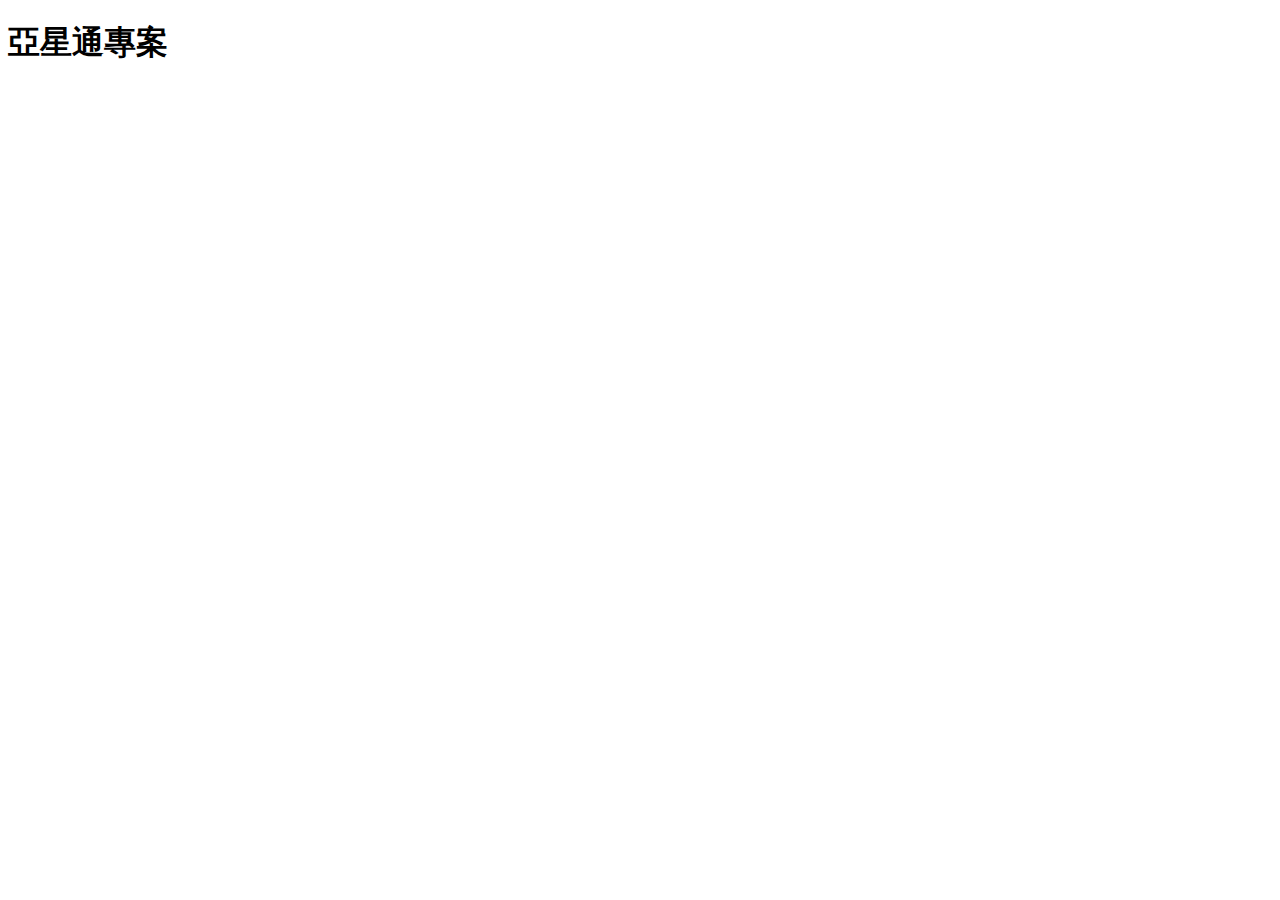
<file: index.html>
<!DOCTYPE html>
<html lang="en">

<head>
    <meta charset="UTF-8">
    <meta http-equiv="X-UA-Compatible" content="IE=edge">
    <meta name="viewport" content="width=device-width, initial-scale=1.0">
    <title>Document</title>
</head>

<body>
    <h1>亞星通專案</h1>
</body>

</html>
</file>
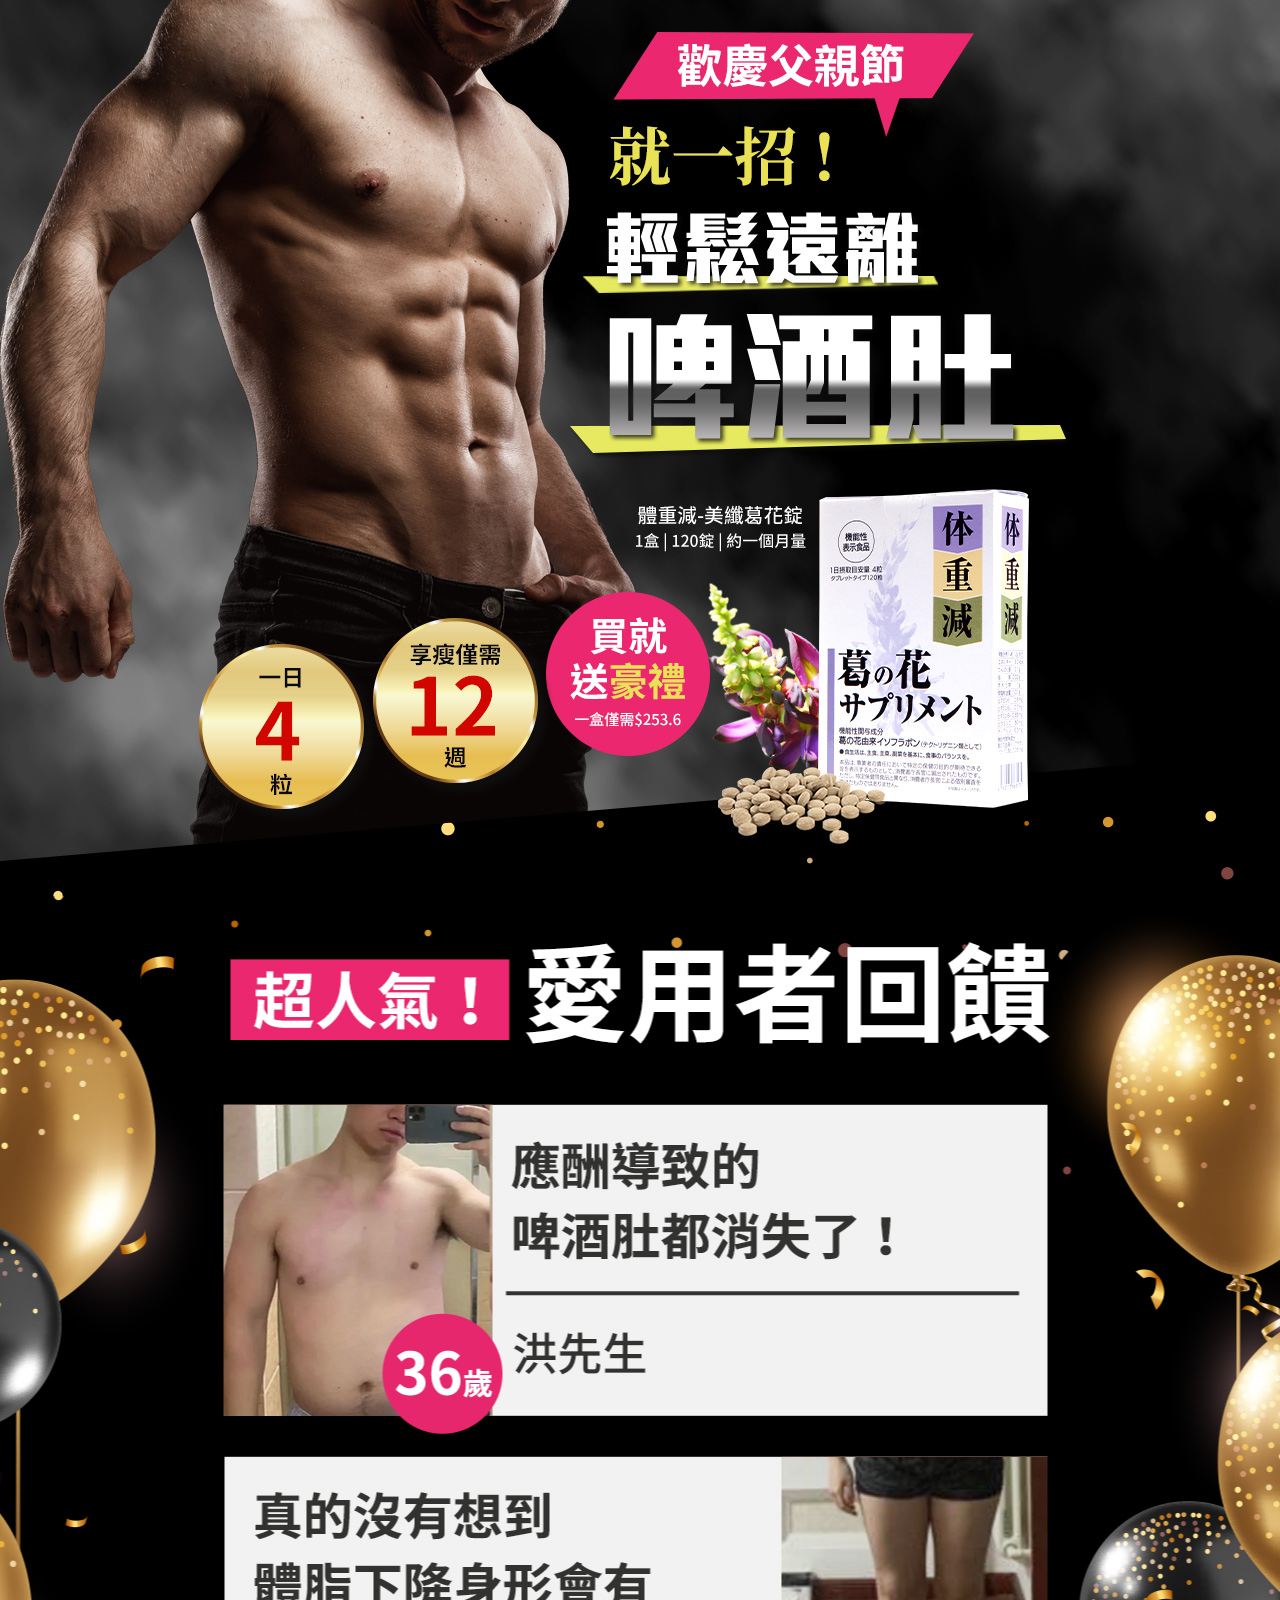
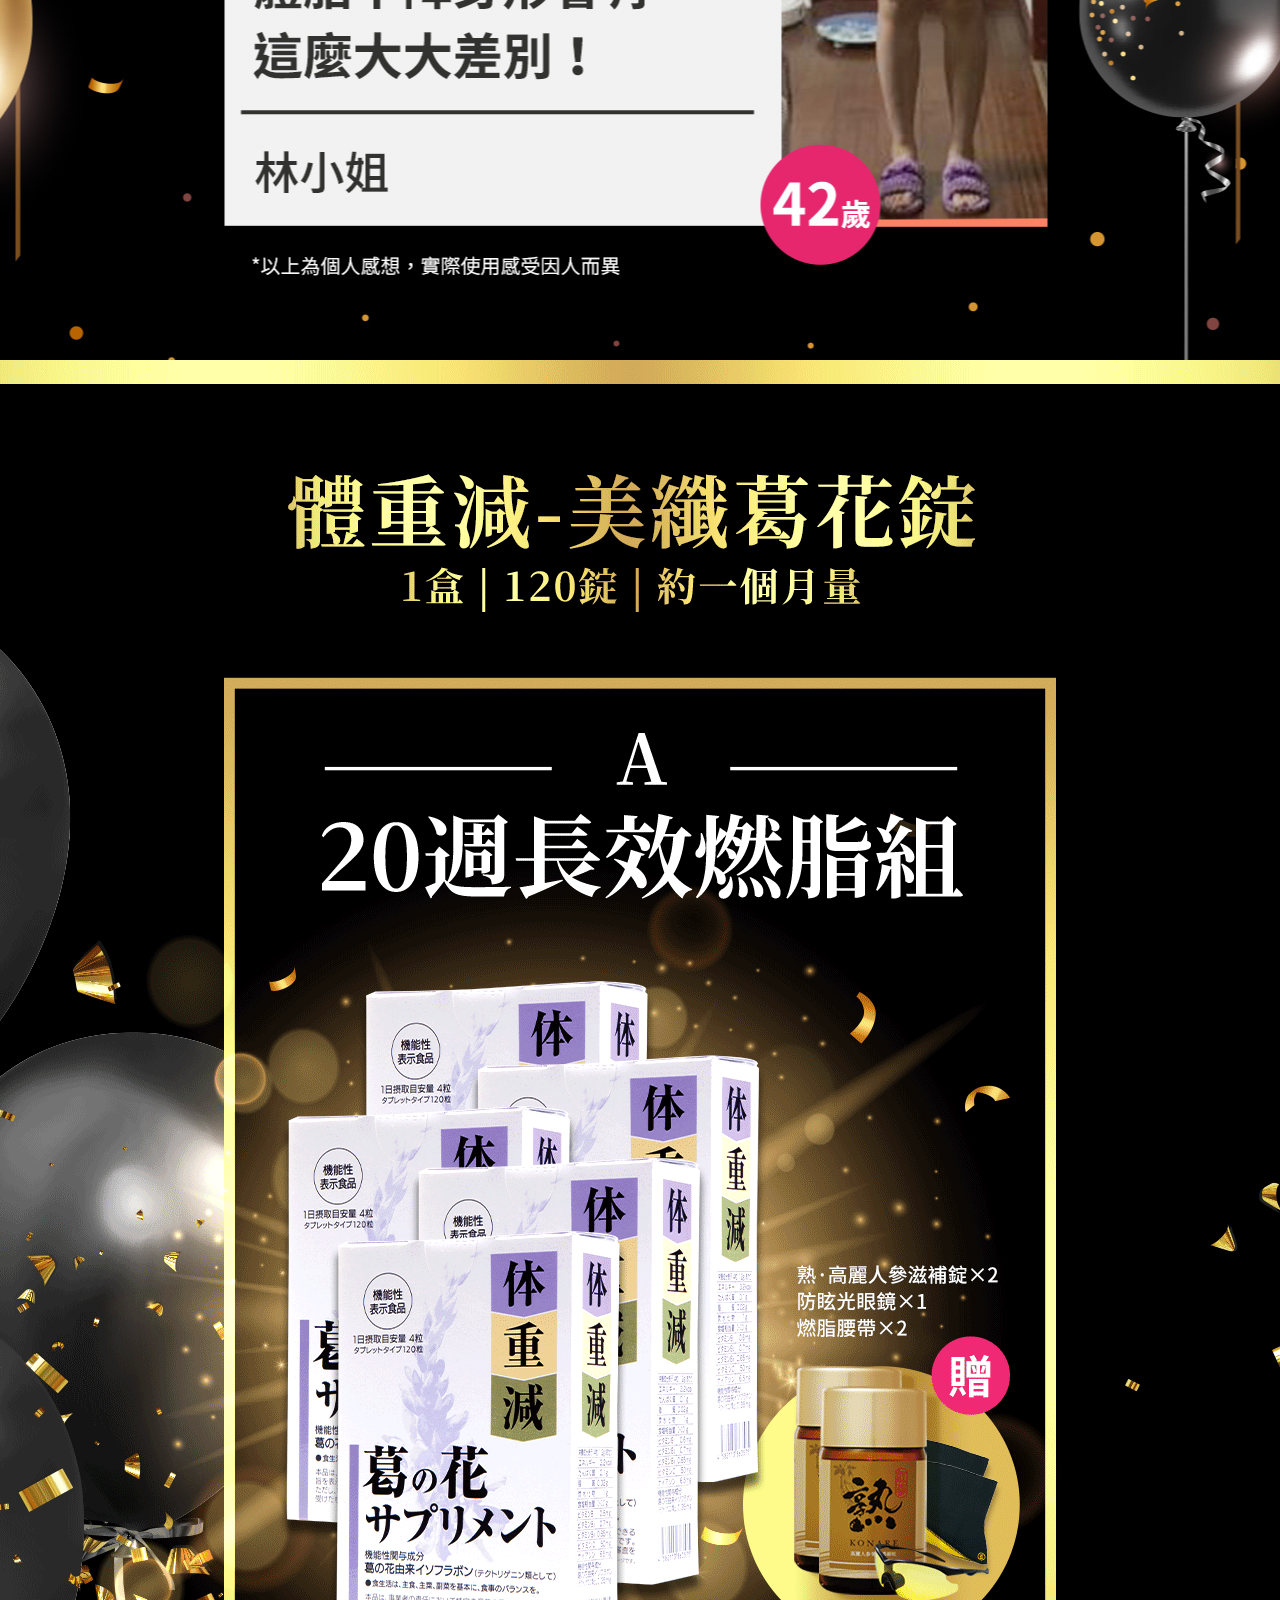
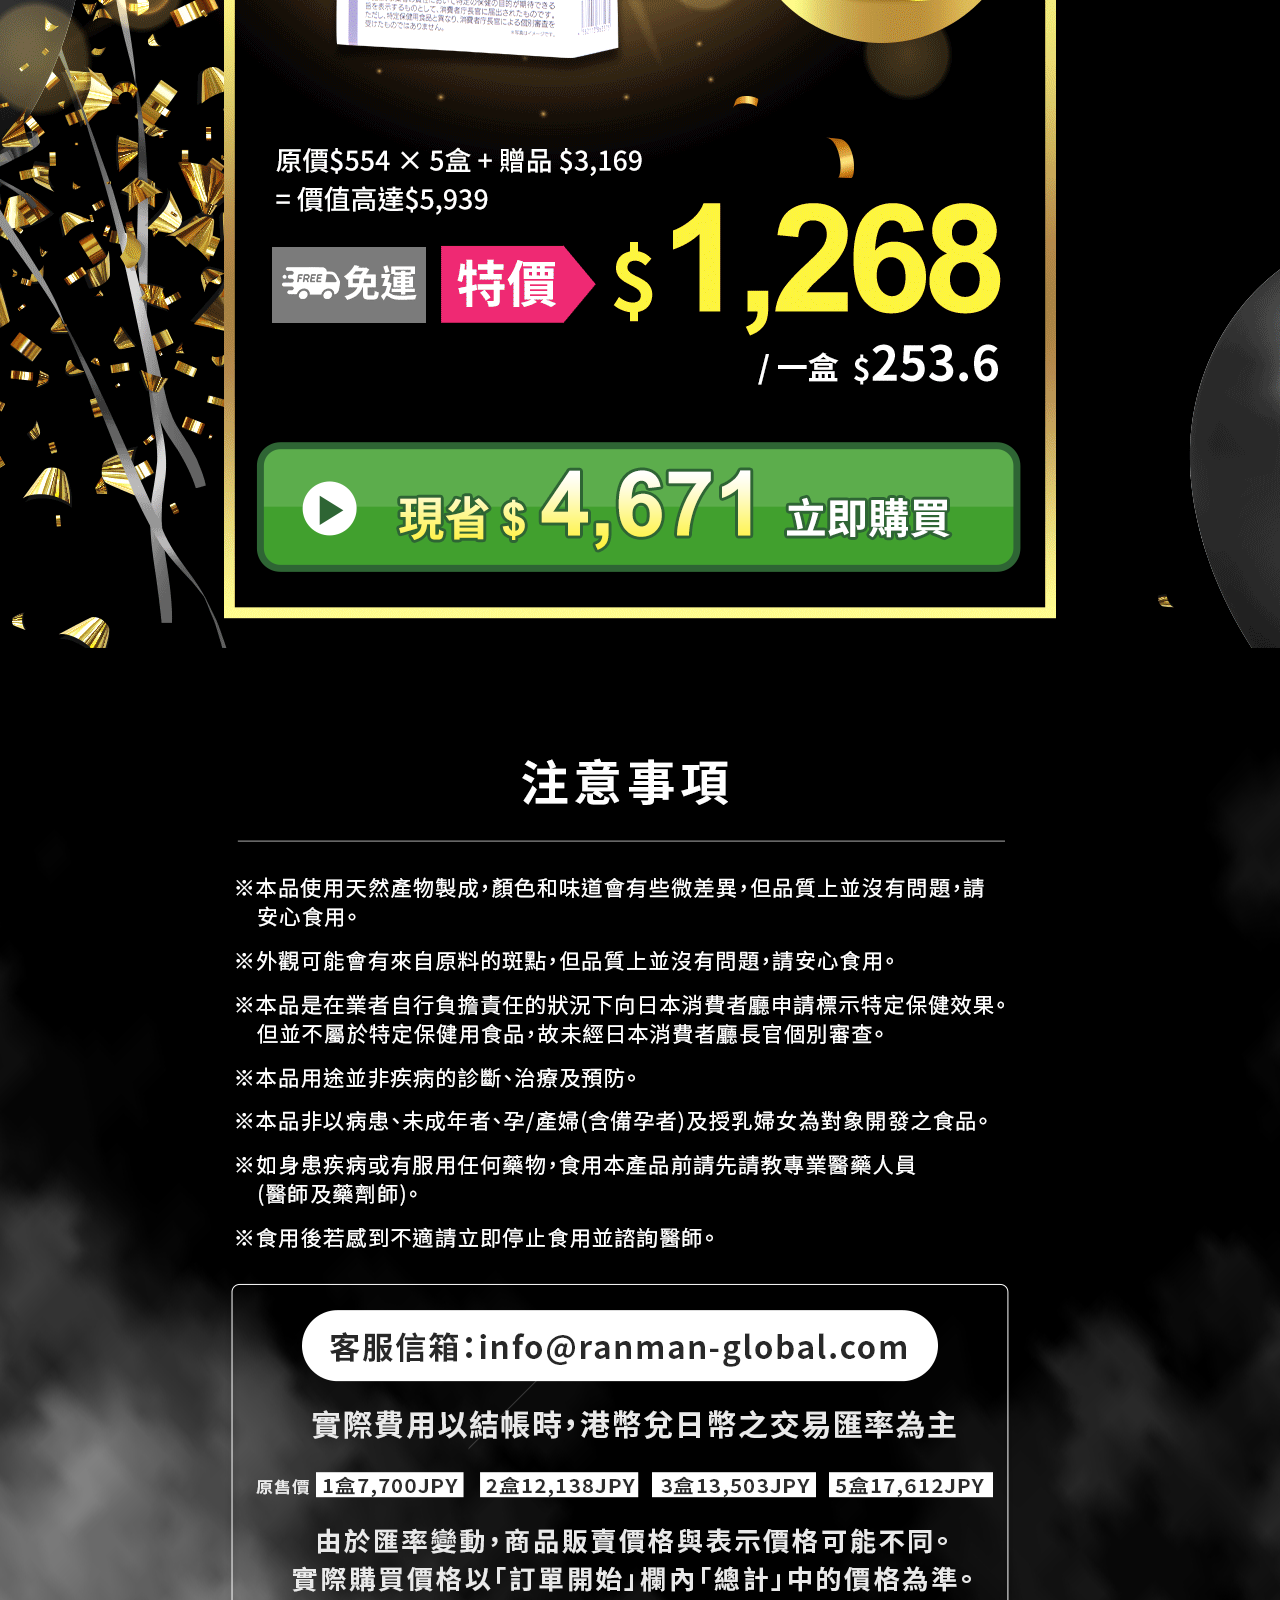
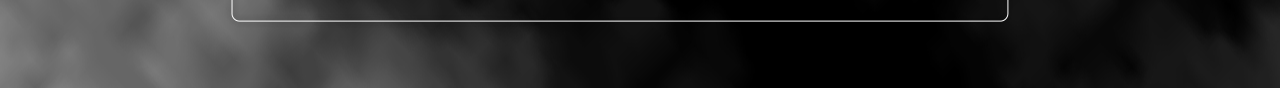
<file: sta_coding1.0/1920.html>
<!DOCTYPE html>
<html lang="en">

<head>
    <title>1920-活動網頁</title>
    <meta name="description" content="#">
    <meta name="keywords" content="#">

    <meta charset="UTF-8">
    <meta name="viewport" content="width=device-width, initial-scale=1, user-scalable=no">
    <!-- 防止使用者做畫面縮放，將畫面鎖在縮放比例 100% -->

    <meta http-equiv="X-UA-Compatible" content="IE=edge,chrome=1">
    <!-- 文件相容模式，加強程式碼對IE的相容性 -->
    <meta name="referrer" content="unsafe-url"> <!-- 監測CROS所需code -->
    <script src="https://code.jquery.com/jquery-3.5.1.min.js"></script><!-- 無論內容是否用到jQuery都必須寫入，才能讓GTM正常運作 -->
    <link rel="stylesheet" href="https://cdnjs.cloudflare.com/ajax/libs/font-awesome/6.0.0/css/all.min.css">
    <!-- 文字icon-->

    <link rel="stylesheet" href="src/style.css">
    <!-- Google Tag Manager -->
    <script>(function (w, d, s, l, i) {
            w[l] = w[l] || []; w[l].push({
                'gtm.start':
                    new Date().getTime(), event: 'gtm.js'
            }); var f = d.getElementsByTagName(s)[0],
                j = d.createElement(s), dl = l != 'dataLayer' ? '&l=' + l : ''; j.async = true; j.src =
                    'https://www.googletagmanager.com/gtm.js?id=' + i + dl; f.parentNode.insertBefore(j, f);
        })(window, document, 'script', 'dataLayer', 'GTM代碼輸入區');</script>
    <!-- End Google Tag Manager -->


    <!-- ※LP用|編集削除禁止 -->
    <link href="#/VCommonFiles/css/app.css" rel=stylesheet>
    <!-- ※LP用|編集削除禁止※ -->
</head>

<body>
    <!-- Google Tag Manager (noscript) -->
    <noscript><iframe src="https://www.googletagmanager.com/ns.html?id=GTM代碼輸入區" height="0" width="0"
            style="display:none;visibility:hidden"></iframe></noscript>
    <!-- End Google Tag Manager (noscript) -->
    <!--倒數匯入 開始-->
    <div class="countdown to_t">
        <script src="src/countdown.js"></script>
    </div>
    <!--倒數匯入 end-->
    <!-- CTA按鈕 開始-->
    <a class="fixed-obj" pastr="cp_cta" href="#offer">
        <img src="img/cta.gif">
        <img src="img/cta_ph.gif">
    </a>
    <!-- CTA按鈕 結束-->
    <script src="src/cta.js"></script>
    <!-- CTA按鈕出現 -->
    <div id="buyproduct"></div><!-- CTA按鈕出現-->

    <section class="bg01">
        <div class="content"><img src="img/c1.png" alt=""></div>
    </section>
    <section class="bg02">
        <div class="content"><img src="img/c2.png" alt=""></div>
    </section>

    <div class="item final"></div> <!-- CTA按鈕離開-->
    <!-- offer開始 -->
    <section class="off01" id="offer">
        <div class="content">
            <img src="img/off_c01.png">
            <div class="btn">
                <a class="button shine" href="#lp_form" onclick="acsSelect('KUZU5G1BN2');">
                    <img src="img/btn01.png"></a>
            </div>
        </div>
    </section>
    <section class="info">
        <div class="content"><a href="mailto:info@ranman-global.com"><img src="img/info_c.png" alt=""></a>
        </div>
    </section>
    <!-- 開合功能用js -->
    <script>
        var acc = document.getElementsByClassName("accordion");
        var i;

        for (i = 0; i < acc.length; i++) {
            acc[i].addEventListener("click", function () {
                this.classList.toggle("active");
                var panel = this.nextElementSibling;
                if (panel.style.maxHeight) {
                    panel.style.maxHeight = null;
                } else {
                    panel.style.maxHeight = panel.scrollHeight + "px";
                }
            });
        }
    </script>
    <!-- ※LP用|編集削除禁止 -->
    <div id="acs_lp_form"></div>
    <script src="#/VCommonFiles/js/app.min.js"></script>
    <!-- ※LP用|編集削除禁止 -->
</body>

</html>
</file>
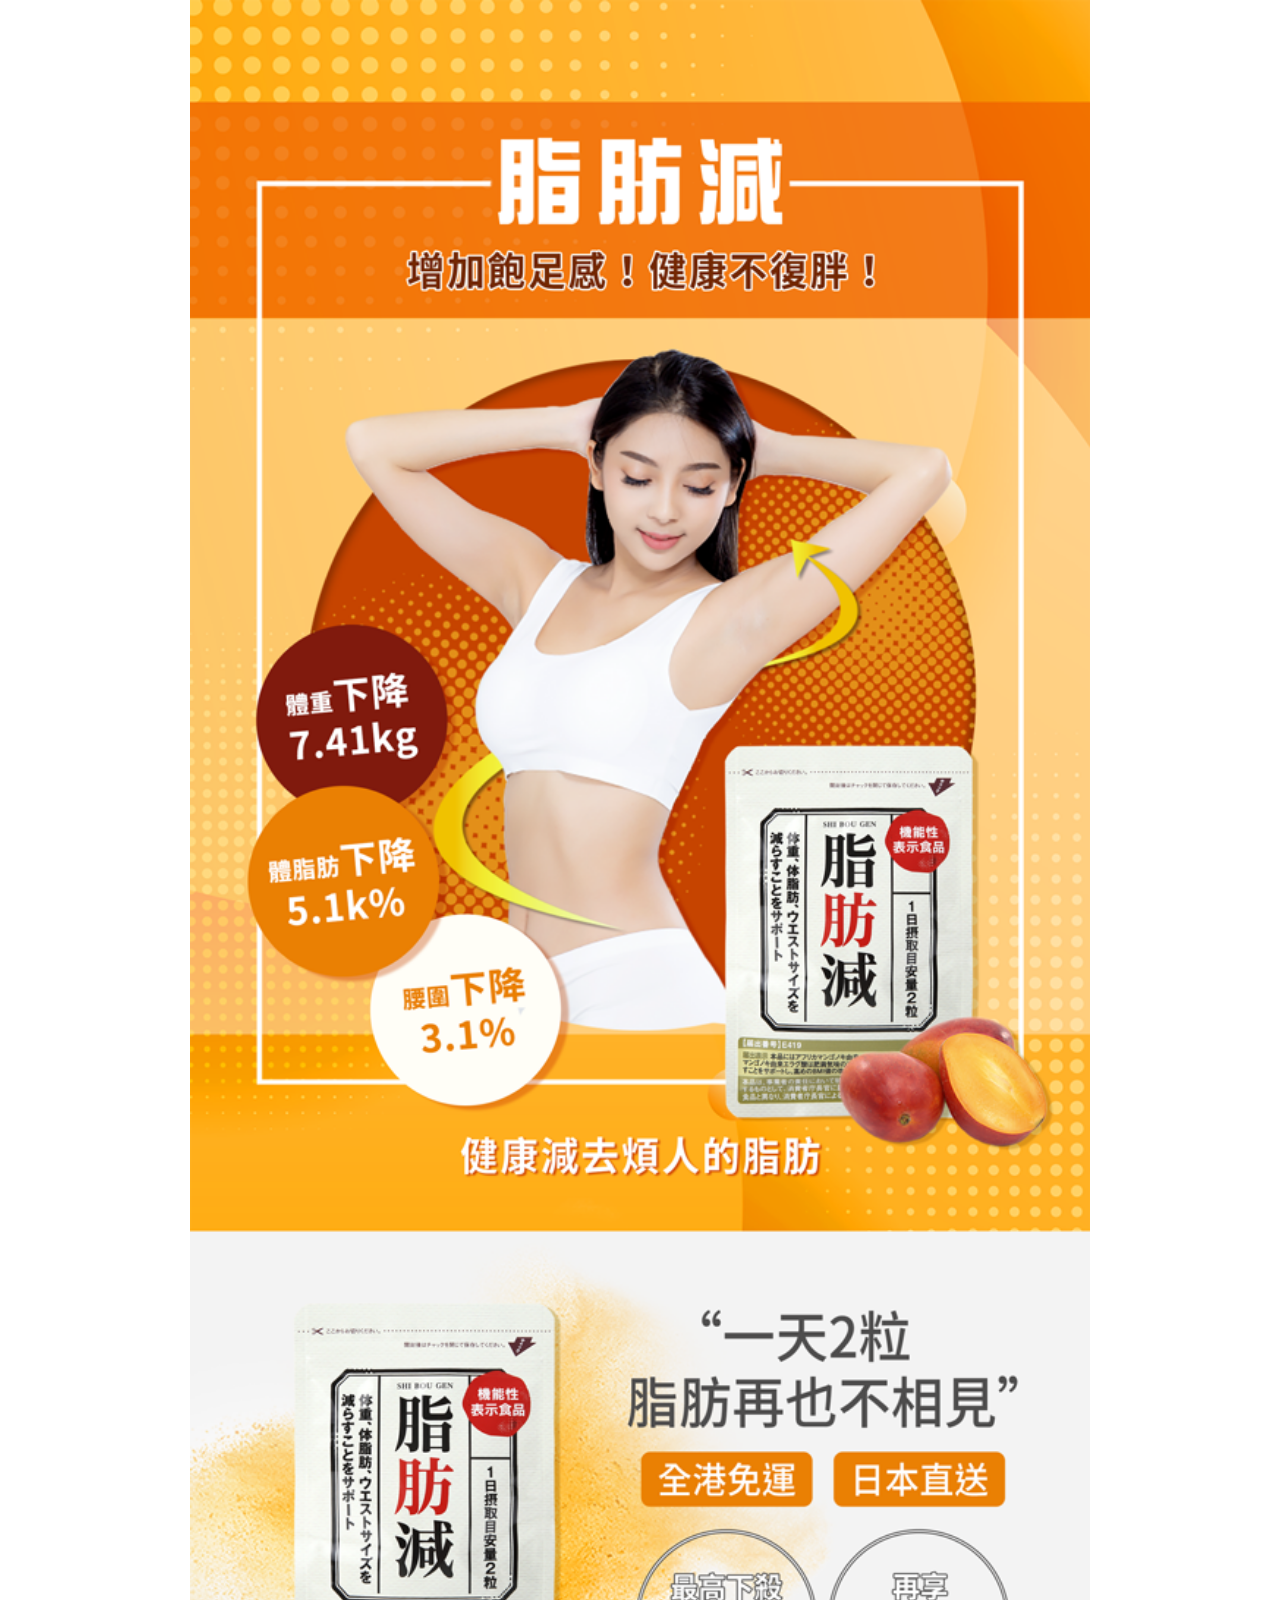
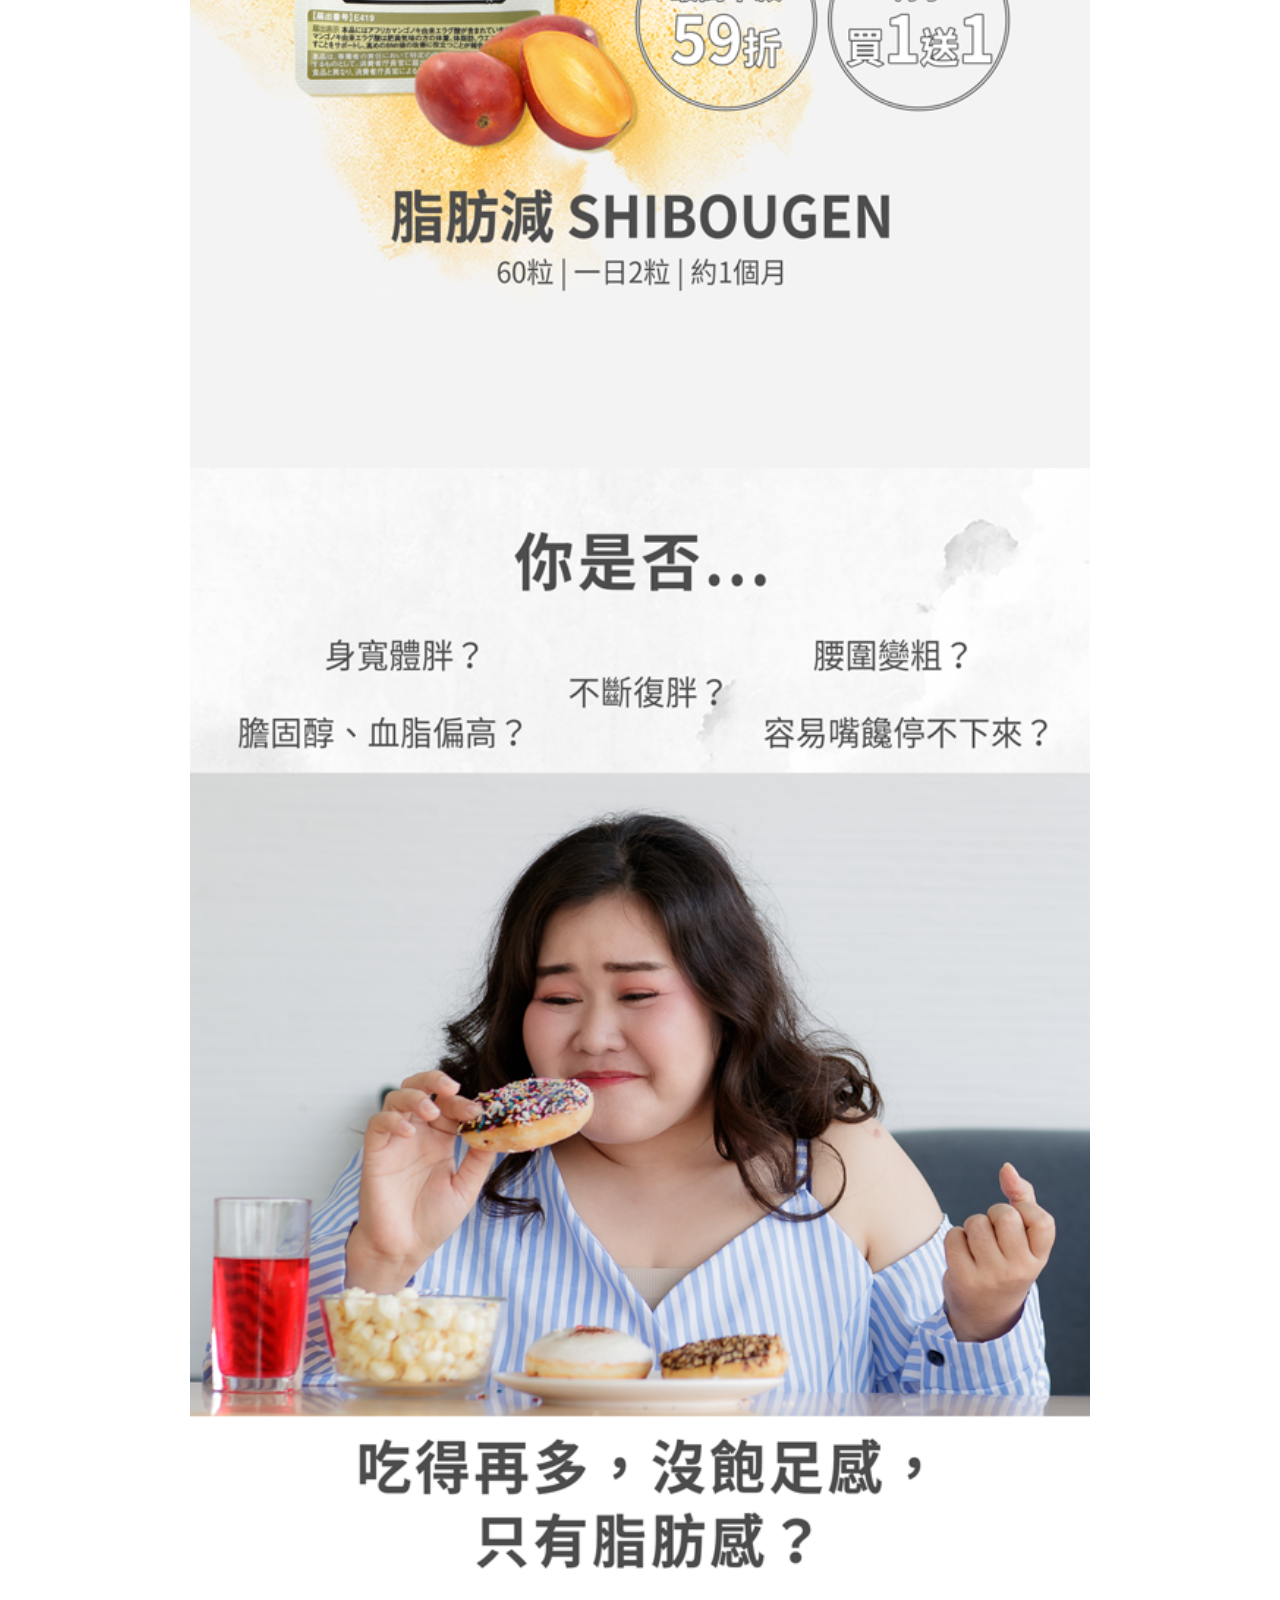
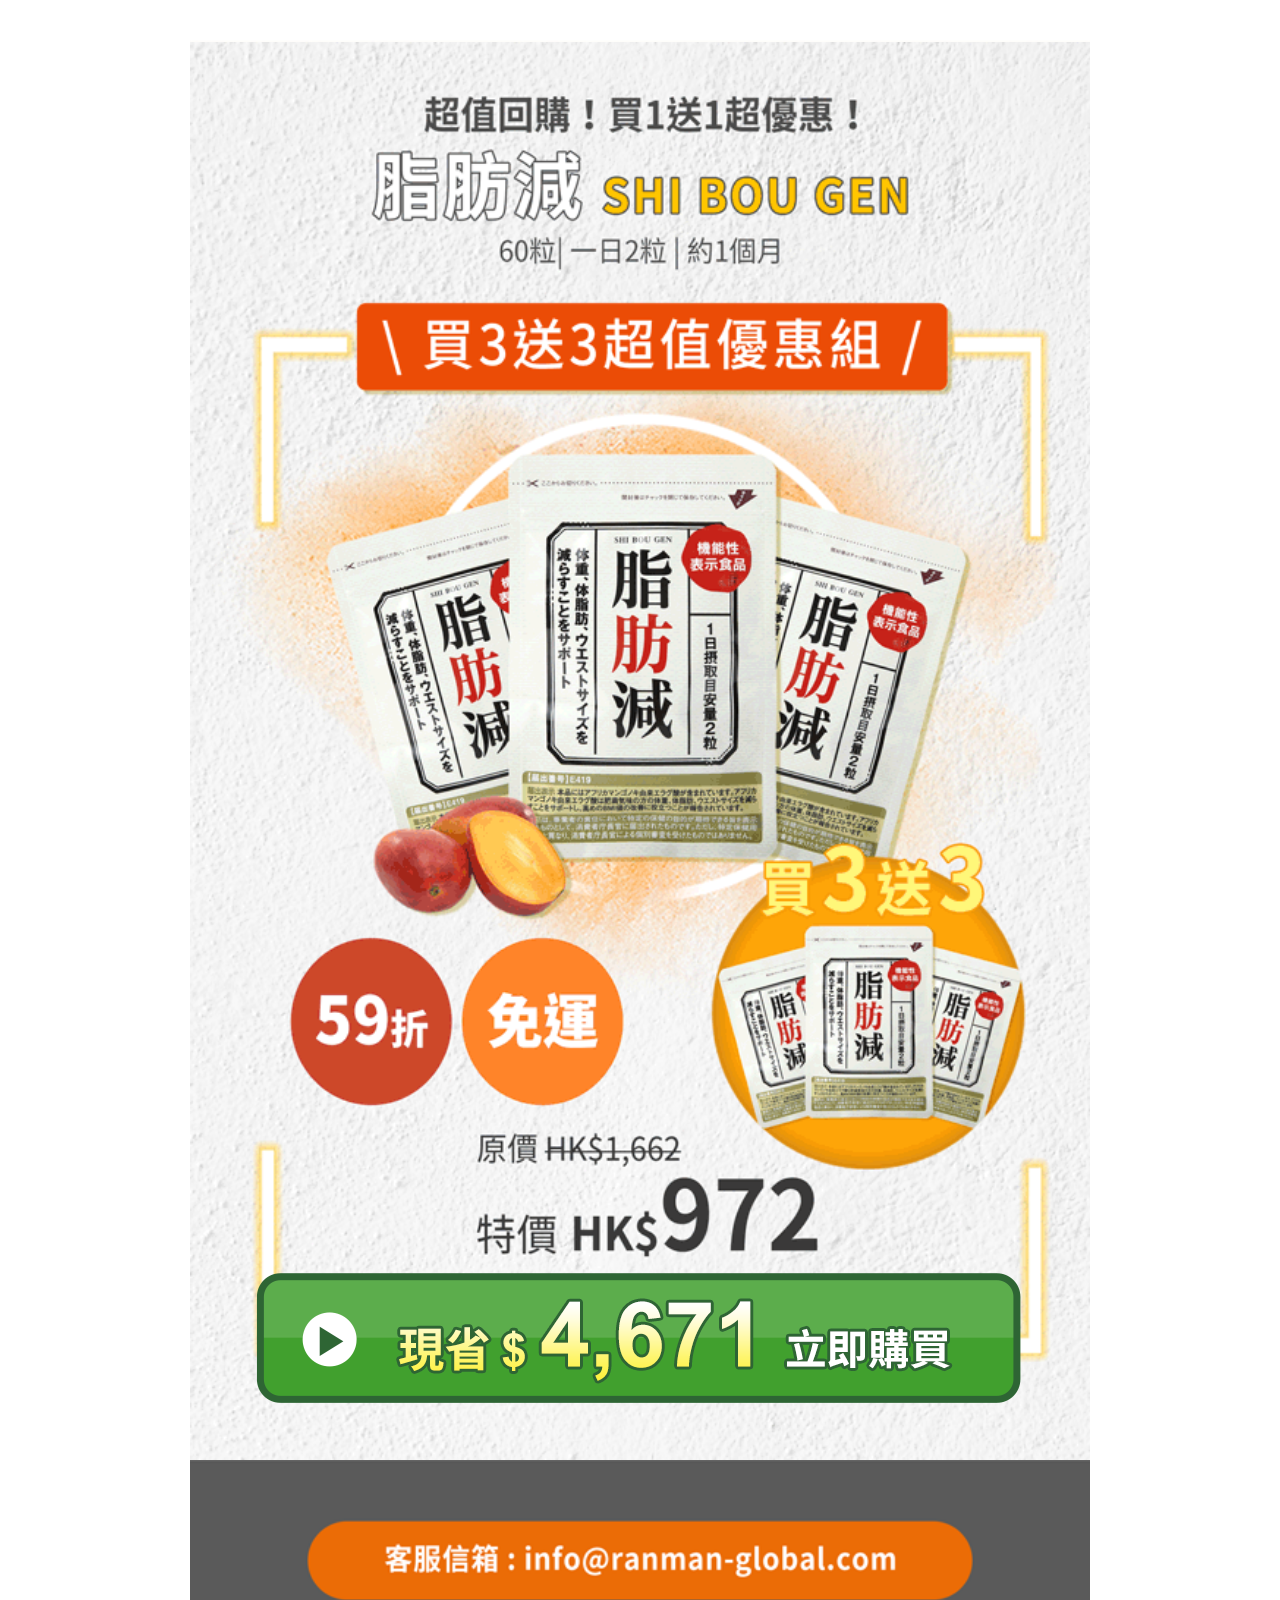
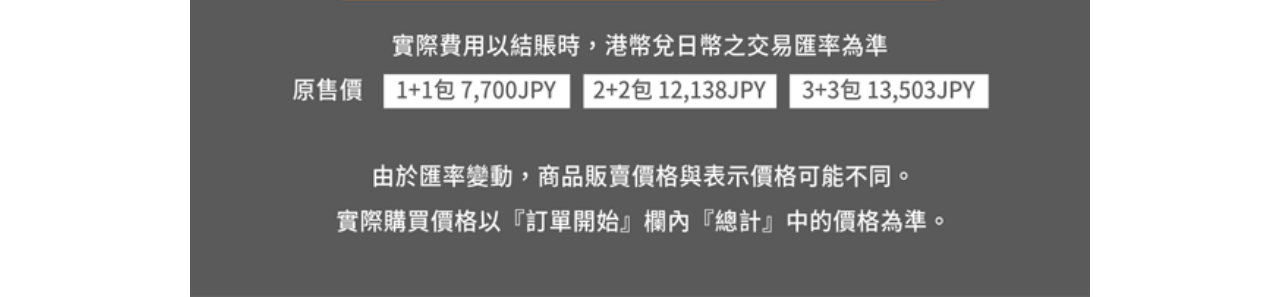
<file: sta_coding1.0/900.html>
<!DOCTYPE html>
<html lang="en">

<head>
    <title>900-活動網頁</title>
    <meta name="description" content="#">
    <meta name="keywords" content="#">

    <meta charset="UTF-8">
    <meta name="viewport" content="width=device-width, initial-scale=1, user-scalable=no">
    <!-- 防止使用者做畫面縮放，將畫面鎖在縮放比例 100% -->

    <meta http-equiv="X-UA-Compatible" content="IE=edge,chrome=1">
    <!-- 文件相容模式，加強程式碼對IE的相容性 -->
    <meta name="referrer" content="unsafe-url"> <!-- 監測CROS所需code -->
    <script src="https://code.jquery.com/jquery-3.5.1.min.js"></script><!-- 無論內容是否用到jQuery都必須寫入，才能讓GTM正常運作 -->
    <link rel="stylesheet" href="https://cdnjs.cloudflare.com/ajax/libs/font-awesome/6.0.0/css/all.min.css">
    <!-- 文字icon-->

    <link rel="stylesheet" href="src/style.css">
    <!-- Google Tag Manager -->
    <script>(function (w, d, s, l, i) {
            w[l] = w[l] || []; w[l].push({
                'gtm.start':
                    new Date().getTime(), event: 'gtm.js'
            }); var f = d.getElementsByTagName(s)[0],
                j = d.createElement(s), dl = l != 'dataLayer' ? '&l=' + l : ''; j.async = true; j.src =
                    'https://www.googletagmanager.com/gtm.js?id=' + i + dl; f.parentNode.insertBefore(j, f);
        })(window, document, 'script', 'dataLayer', 'GTM代碼輸入區');</script>
    <!-- End Google Tag Manager -->


    <!-- ※LP用|編集削除禁止 -->
    <link href="#/VCommonFiles/css/app.css" rel=stylesheet>
    <!-- ※LP用|編集削除禁止※ -->
</head>

<body>
    <!-- Google Tag Manager (noscript) -->
    <noscript><iframe src="https://www.googletagmanager.com/ns.html?id=GTM代碼輸入區" height="0" width="0"
            style="display:none;visibility:hidden"></iframe></noscript>
    <!-- End Google Tag Manager (noscript) -->
    <!--倒數匯入 開始-->
    <div class="countdown to_t w-900">
        <script src="src/countdown.js"></script>
    </div>
    <!--倒數匯入 end-->
    <!-- CTA按鈕 開始-->
    <a class="fixed-obj" pastr="cp_cta" href="#offer">
        <img src="img/cta.gif">
        <img src="img/cta_ph.gif">
    </a>
    <!-- CTA按鈕 結束-->
    <script src="src/cta.js"></script>
    <!-- CTA按鈕出現 -->
    <div id="buyproduct"></div><!-- CTA按鈕出現-->

    <div class="content"><img src="img/bg01.png" alt=""></div>
    <div class="content"><img src="img/bg02.png" alt=""></div>
    <div class="content"><img src="img/bg03.png" alt=""></div>

    <div class="item final"></div> <!-- CTA按鈕離開-->
    <!-- offer開始 -->
    <div class="content off01" id="offer_top">
        <img src="img/offer01.gif" alt="">
        <div class="btn"><a class="button shine" href="#lp_form" onclick="acsSelect('SHIBO6');"><img src="img/btn01.png"
                    alt=""></a></div>
    </div>
    <div class="content "><a href="mailto:info@ranman-global.com"><img src="img/offer06.png" alt=""></a></div>
    <!-- 開合功能用js -->
    <script>
        var acc = document.getElementsByClassName("accordion");
        var i;

        for (i = 0; i < acc.length; i++) {
            acc[i].addEventListener("click", function () {
                this.classList.toggle("active");
                var panel = this.nextElementSibling;
                if (panel.style.maxHeight) {
                    panel.style.maxHeight = null;
                } else {
                    panel.style.maxHeight = panel.scrollHeight + "px";
                }
            });
        }
    </script>
    <!-- ※LP用|編集削除禁止 -->
    <div id="acs_lp_form"></div>
    <script src="#/VCommonFiles/js/app.min.js"></script>
    <!-- ※LP用|編集削除禁止 -->
</body>

</html>
</file>
<file: sta_coding1.0/src/style.css>
@charset "UTF-8";
/* ▼Countdown Timer▼ */
/*------------------------------------*\
    $全域設定
\*------------------------------------*/
@import url("https://fonts.googleapis.com/css2?family=Noto+Sans+TC:wght@400;500;700;900&display=swap");
html {
  overflow-x: hidden;
}

* {
  margin: 0;
  padding: 0;
}

img {
  border: none;
  vertical-align: bottom;
  display: block;
  max-width: 900px;
  width: 100%;
  height: auto;
}

section {
  position: relative;
  display: block;
  max-width: 1920px;
}

/*------------------------------------*\
    $main
\*------------------------------------*/
.content {
  position: relative;
  margin: 0 auto;
  max-width: 900px;
}

.bg01 {
  background: url("../img/b1.jpg") top center no-repeat;
  background-size: cover;
  margin: 0 auto;
}

.bg02 {
  background: url("../img/b2.jpg") top center no-repeat;
  background-size: cover;
  margin: 0 auto;
}

.btn {
  position: absolute;
}

.off01 {
  background: url("../img/off01.jpg") top center no-repeat;
  background-size: cover;
  margin: 0 auto;
}

.off01 .btn {
  width: 85%;
  bottom: 4%;
  left: 7.3%;
}

.info {
  background: url("../img/info.jpg") top center no-repeat;
  background-size: cover;
  margin: 0 auto;
}

/*------------------------------------*\
    匯入機能
\*------------------------------------*/
.countdown {
  position: -webkit-sticky;
  position: sticky;
  top: 0;
  background: #c00000;
  background-size: cover;
  padding: 10px 0;
  width: 100%;
  max-width: 1920px;
  margin: 0 auto;
  -webkit-transition: all 1s;
  transition: all 1s;
  z-index: 1;
  display: none;
}

.countdown_content {
  max-width: 900px;
  margin: 0 auto;
  font-family: 微軟正黑體, Meiryo, sans-serif, "Noto Sans TC";
  font-weight: 700;
  font-size: 2.5rem;
  letter-spacing: 5px;
  color: #fff;
  text-shadow: 1px 1px 3px #410412;
  display: -webkit-box;
  display: -ms-flexbox;
  display: flex;
  -webkit-box-align: center;
      -ms-flex-align: center;
          align-items: center;
  -webkit-box-pack: center;
      -ms-flex-pack: center;
          justify-content: center;
  -ms-flex-wrap: nowrap;
      flex-wrap: nowrap;
  text-align: center;
}

#demo {
  color: #fff;
}

@media screen and (max-width: 900px) {
  .countdown {
    padding: 3% 0;
  }
  .countdown_content {
    font-size: 1.5rem;
    letter-spacing: 3px;
  }
}

@media screen and (max-width: 600px) {
  .countdown_content {
    font-size: 1.1rem;
    letter-spacing: 1px;
  }
}

/* ▲Countdown Timer▲ */
/* 英文版文字設定*/
.to_e .countdown_content {
  font-size: 1.5rem;
}

@media screen and (max-width: 900px) {
  .to_e .countdown {
    padding: 3% 0;
  }
  .to_e .countdown_content {
    font-size: 1.2rem;
    letter-spacing: 3px;
  }
}

@media screen and (max-width: 600px) {
  .to_e .countdown_content {
    font-size: 0.8rem;
    letter-spacing: 1px;
  }
}

/* 下面為個別設定*/
/* cta開始 */
.fixed-obj {
  position: fixed;
  top: -380px;
  right: 0;
  max-width: 270px;
  width: 100%;
  z-index: 999;
  -webkit-transition: top 0.5s ease-out;
  transition: top 0.5s ease-out;
}

.fixed-obj.show_sta {
  top: 105px;
}

/* 此行代表手機版的圖片隱藏 */
.fixed-obj img:nth-child(2) {
  display: none !important;
}

@media screen and (max-width: 745px) {
  .fixed-obj {
    top: auto;
    bottom: -360px;
    width: 100%;
    max-width: 100%;
    -webkit-transition: bottom 0.5s ease-out;
    transition: bottom 0.5s ease-out;
  }
  /* 此行代表手機版的圖片顯示 */
  .fixed-obj img:nth-child(2) {
    display: block !important;
    width: 100%;
    margin: 0 auto;
  }
  /* 此行代表電腦版的圖片隱藏 */
  .fixed-obj img:nth-child(1) {
    display: none !important;
  }
  .fixed-obj.show_sta {
    top: auto;
    bottom: 0;
  }
}

/* cta 結束 */
.w-900 {
  max-width: 900px;
}
/*# sourceMappingURL=style.css.map */
</file>
